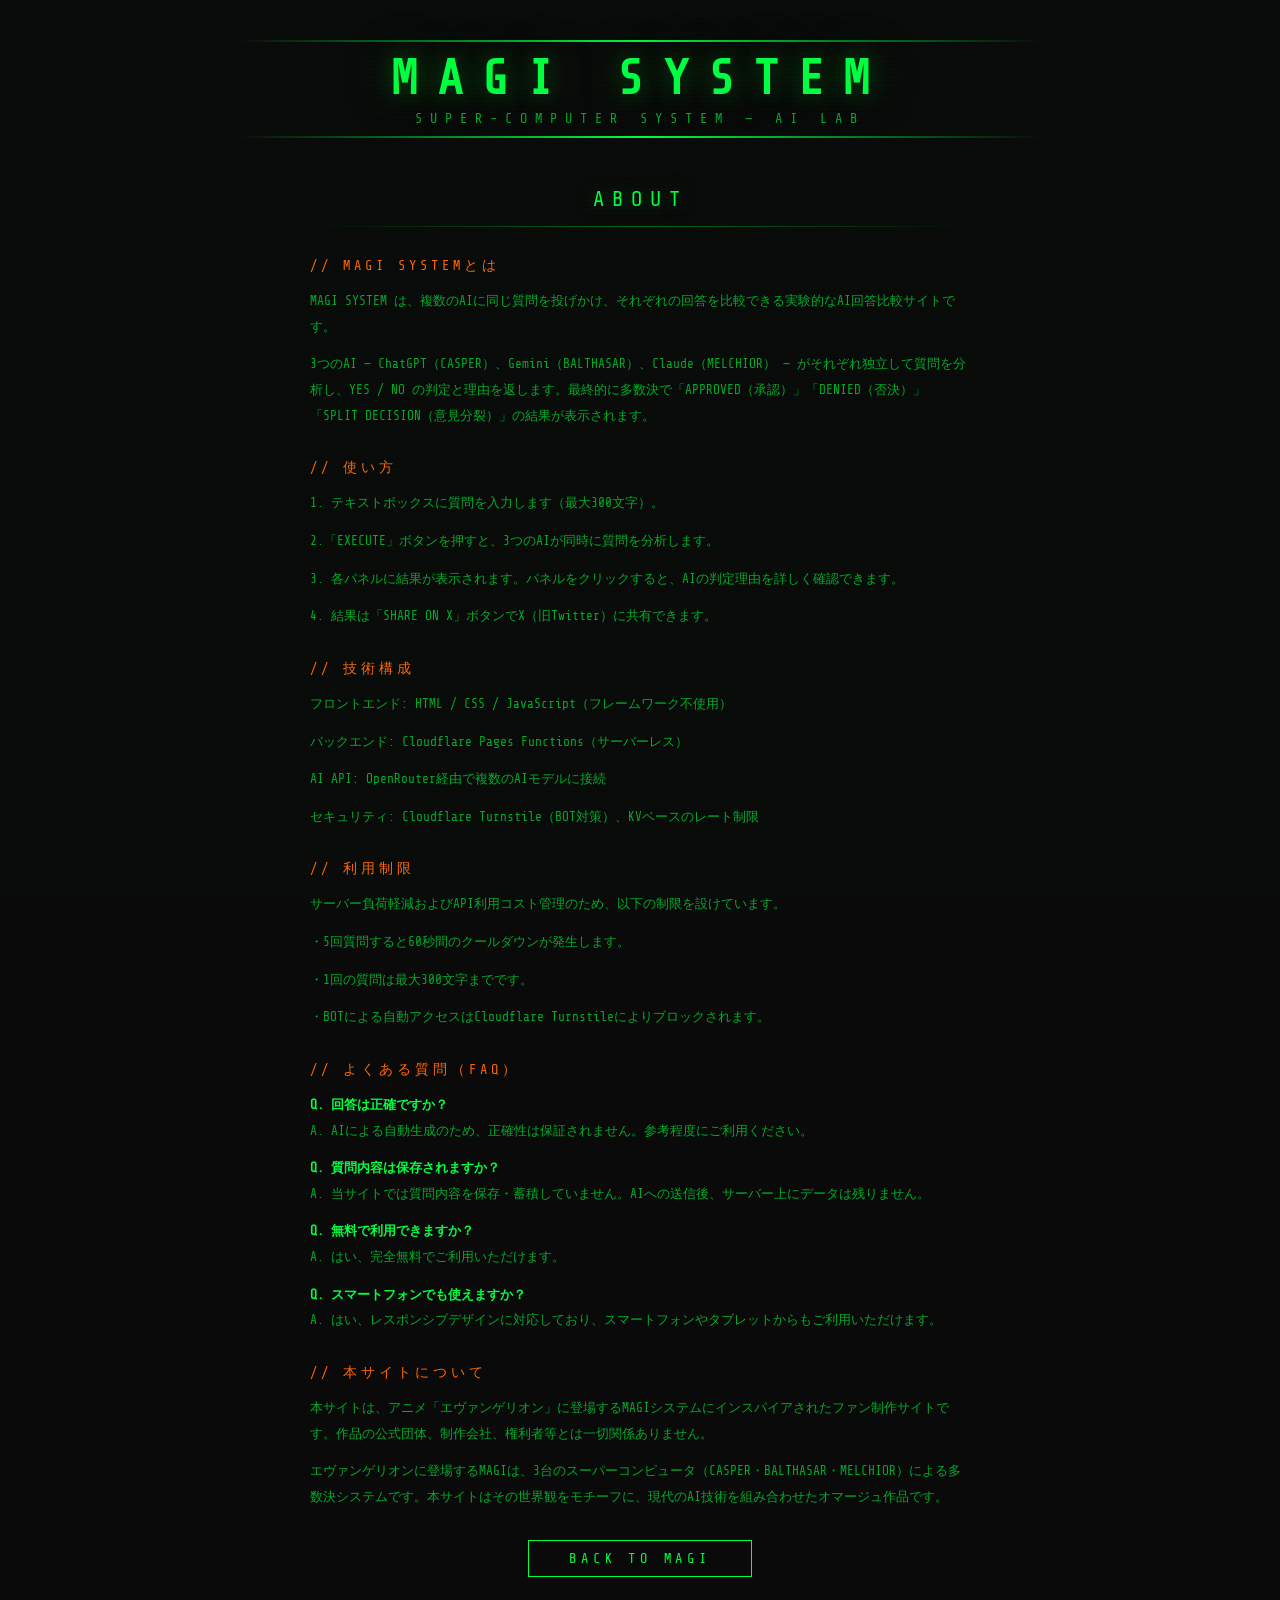
<file: public/about.html>
<!DOCTYPE html>
<html lang="ja">
<head>
  <meta charset="UTF-8">
  <meta name="viewport" content="width=device-width, initial-scale=1.0">
  <title>ABOUT - MAGI SYSTEM</title>
  <link rel="stylesheet" href="style.css">
  <style>
    .legal-container {
      max-width: 700px;
      margin: 0 auto;
      padding: 20px 20px 60px;
    }
    .legal-title {
      font-size: 1.3rem;
      letter-spacing: 0.5rem;
      color: var(--green-primary);
      text-align: center;
      text-shadow: 0 0 15px var(--green-dim);
      margin-bottom: 10px;
    }
    .legal-divider {
      height: 1px;
      background: linear-gradient(90deg, transparent, var(--green-primary), transparent);
      margin: 15px 0;
      opacity: 0.4;
    }
    .legal-body {
      font-size: 0.8rem;
      line-height: 2;
      color: var(--text-dim);
    }
    .legal-body p {
      margin-bottom: 12px;
    }
    .legal-body p strong {
      color: var(--green-primary);
    }
    .legal-section-title {
      font-size: 0.85rem;
      letter-spacing: 0.25rem;
      color: var(--orange);
      margin: 25px 0 10px;
    }
    .legal-back {
      display: block;
      margin: 30px auto 0;
      background: none;
      border: 1px solid var(--green-primary);
      color: var(--green-primary);
      font-family: inherit;
      font-size: 0.85rem;
      letter-spacing: 0.3rem;
      padding: 10px 40px;
      cursor: pointer;
      transition: all 0.3s;
      text-decoration: none;
      text-align: center;
      width: fit-content;
    }
    .legal-back:hover {
      background: var(--green-primary);
      color: var(--bg-primary);
      box-shadow: 0 0 20px var(--green-dim);
    }
  </style>
</head>
<body>

  <div class="scanline"></div>

  <header>
    <div class="header-line"></div>
    <h1>MAGI SYSTEM</h1>
    <p class="subtitle">SUPER-COMPUTER SYSTEM &mdash; AI LAB</p>
    <div class="header-line"></div>
  </header>

  <div class="legal-container">
    <div class="legal-title">ABOUT</div>
    <div class="legal-divider"></div>

    <div class="legal-body">
      <div class="legal-section-title">// MAGI SYSTEMとは</div>
      <p>MAGI SYSTEM は、複数のAIに同じ質問を投げかけ、それぞれの回答を比較できる実験的なAI回答比較サイトです。</p>
      <p>3つのAI — ChatGPT（CASPER）、Gemini（BALTHASAR）、Claude（MELCHIOR） — がそれぞれ独立して質問を分析し、YES / NO の判定と理由を返します。最終的に多数決で「APPROVED（承認）」「DENIED（否決）」「SPLIT DECISION（意見分裂）」の結果が表示されます。</p>

      <div class="legal-section-title">// 使い方</div>
      <p>1. テキストボックスに質問を入力します（最大300文字）。</p>
      <p>2.「EXECUTE」ボタンを押すと、3つのAIが同時に質問を分析します。</p>
      <p>3. 各パネルに結果が表示されます。パネルをクリックすると、AIの判定理由を詳しく確認できます。</p>
      <p>4. 結果は「SHARE ON X」ボタンでX（旧Twitter）に共有できます。</p>

      <div class="legal-section-title">// 技術構成</div>
      <p>フロントエンド: HTML / CSS / JavaScript（フレームワーク不使用）</p>
      <p>バックエンド: Cloudflare Pages Functions（サーバーレス）</p>
      <p>AI API: OpenRouter経由で複数のAIモデルに接続</p>
      <p>セキュリティ: Cloudflare Turnstile（BOT対策）、KVベースのレート制限</p>

      <div class="legal-section-title">// 利用制限</div>
      <p>サーバー負荷軽減およびAPI利用コスト管理のため、以下の制限を設けています。</p>
      <p>・5回質問すると60秒間のクールダウンが発生します。</p>
      <p>・1回の質問は最大300文字までです。</p>
      <p>・BOTによる自動アクセスはCloudflare Turnstileによりブロックされます。</p>

      <div class="legal-section-title">// よくある質問（FAQ）</div>
      <p><strong>Q. 回答は正確ですか？</strong><br>
      A. AIによる自動生成のため、正確性は保証されません。参考程度にご利用ください。</p>
      <p><strong>Q. 質問内容は保存されますか？</strong><br>
      A. 当サイトでは質問内容を保存・蓄積していません。AIへの送信後、サーバー上にデータは残りません。</p>
      <p><strong>Q. 無料で利用できますか？</strong><br>
      A. はい、完全無料でご利用いただけます。</p>
      <p><strong>Q. スマートフォンでも使えますか？</strong><br>
      A. はい、レスポンシブデザインに対応しており、スマートフォンやタブレットからもご利用いただけます。</p>

      <div class="legal-section-title">// 本サイトについて</div>
      <p>本サイトは、アニメ「エヴァンゲリオン」に登場するMAGIシステムにインスパイアされたファン制作サイトです。作品の公式団体、制作会社、権利者等とは一切関係ありません。</p>
      <p>エヴァンゲリオンに登場するMAGIは、3台のスーパーコンピュータ（CASPER・BALTHASAR・MELCHIOR）による多数決システムです。本サイトはその世界観をモチーフに、現代のAI技術を組み合わせたオマージュ作品です。</p>

    </div>

    <a href="/?back" class="legal-back">BACK TO MAGI</a>
  </div>

</body>
</html>
</file>
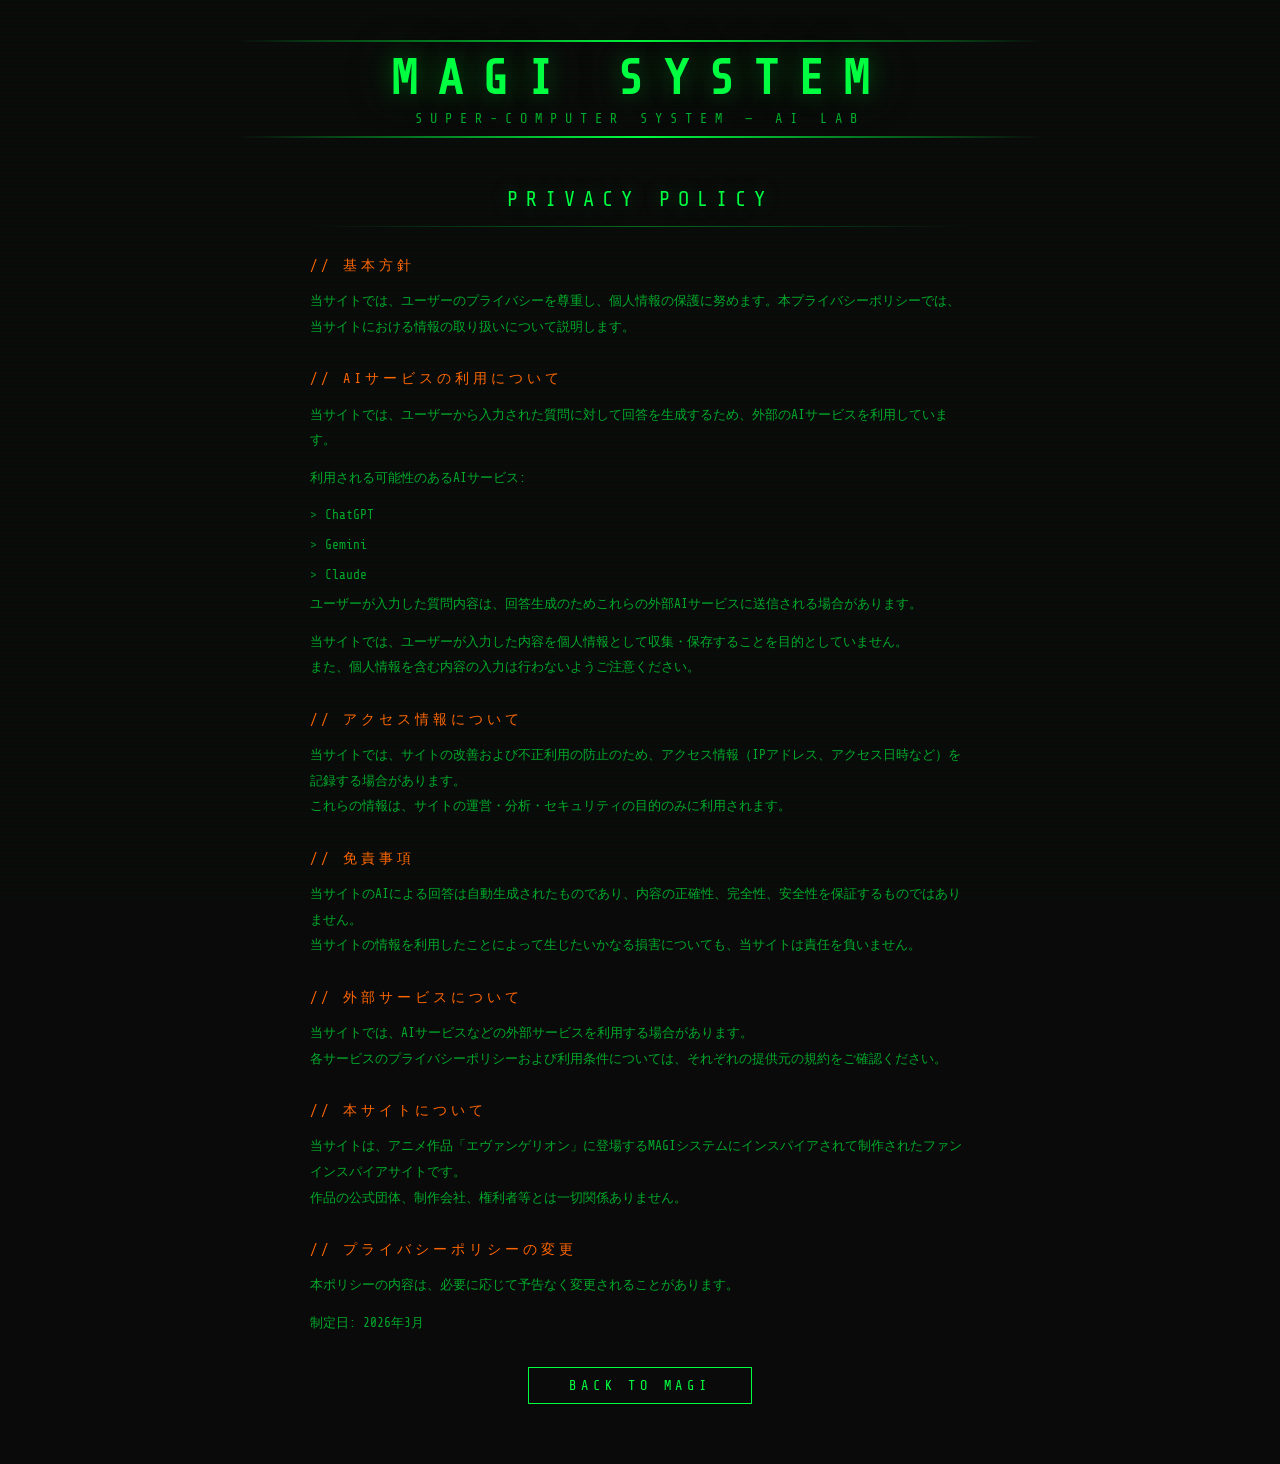
<file: public/privacypolicy.html>
<!DOCTYPE html>
<html lang="ja">
<head>
  <meta charset="UTF-8">
  <meta name="viewport" content="width=device-width, initial-scale=1.0">
  <title>PRIVACY POLICY - MAGI SYSTEM</title>
  <link rel="stylesheet" href="style.css">
  <style>
    .legal-container {
      max-width: 700px;
      margin: 0 auto;
      padding: 20px 20px 60px;
    }
    .legal-title {
      font-size: 1.3rem;
      letter-spacing: 0.5rem;
      color: var(--green-primary);
      text-align: center;
      text-shadow: 0 0 15px var(--green-dim);
      margin-bottom: 10px;
    }
    .legal-divider {
      height: 1px;
      background: linear-gradient(90deg, transparent, var(--green-primary), transparent);
      margin: 15px 0;
      opacity: 0.4;
    }
    .legal-body {
      font-size: 0.8rem;
      line-height: 2;
      color: var(--text-dim);
    }
    .legal-body p {
      margin-bottom: 12px;
    }
    .legal-section-title {
      font-size: 0.85rem;
      letter-spacing: 0.25rem;
      color: var(--orange);
      margin: 25px 0 10px;
    }
    .legal-body ul {
      list-style: none;
      padding: 0;
    }
    .legal-body ul li {
      padding-left: 15px;
      position: relative;
      margin-bottom: 4px;
    }
    .legal-body ul li::before {
      content: '>';
      position: absolute;
      left: 0;
      color: var(--green-primary);
      opacity: 0.5;
    }
    .legal-back {
      display: block;
      margin: 30px auto 0;
      background: none;
      border: 1px solid var(--green-primary);
      color: var(--green-primary);
      font-family: inherit;
      font-size: 0.85rem;
      letter-spacing: 0.3rem;
      padding: 10px 40px;
      cursor: pointer;
      transition: all 0.3s;
      text-decoration: none;
      text-align: center;
      width: fit-content;
    }
    .legal-back:hover {
      background: var(--green-primary);
      color: var(--bg-primary);
      box-shadow: 0 0 20px var(--green-dim);
    }
  </style>
</head>
<body>

  <div class="scanline"></div>

  <header>
    <div class="header-line"></div>
    <h1>MAGI SYSTEM</h1>
    <p class="subtitle">SUPER-COMPUTER SYSTEM &mdash; AI LAB</p>
    <div class="header-line"></div>
  </header>

  <div class="legal-container">
    <div class="legal-title">PRIVACY POLICY</div>
    <div class="legal-divider"></div>

    <div class="legal-body">
      <div class="legal-section-title">// 基本方針</div>
      <p>当サイトでは、ユーザーのプライバシーを尊重し、個人情報の保護に努めます。本プライバシーポリシーでは、当サイトにおける情報の取り扱いについて説明します。</p>

      <div class="legal-section-title">// AIサービスの利用について</div>
      <p>当サイトでは、ユーザーから入力された質問に対して回答を生成するため、外部のAIサービスを利用しています。</p>
      <p>利用される可能性のあるAIサービス:</p>
      <ul>
        <li>ChatGPT</li>
        <li>Gemini</li>
        <li>Claude</li>
      </ul>
      <p>ユーザーが入力した質問内容は、回答生成のためこれらの外部AIサービスに送信される場合があります。</p>
      <p>当サイトでは、ユーザーが入力した内容を個人情報として収集・保存することを目的としていません。<br>
      また、個人情報を含む内容の入力は行わないようご注意ください。</p>

      <div class="legal-section-title">// アクセス情報について</div>
      <p>当サイトでは、サイトの改善および不正利用の防止のため、アクセス情報（IPアドレス、アクセス日時など）を記録する場合があります。<br>
      これらの情報は、サイトの運営・分析・セキュリティの目的のみに利用されます。</p>

      <div class="legal-section-title">// 免責事項</div>
      <p>当サイトのAIによる回答は自動生成されたものであり、内容の正確性、完全性、安全性を保証するものではありません。<br>
      当サイトの情報を利用したことによって生じたいかなる損害についても、当サイトは責任を負いません。</p>

      <div class="legal-section-title">// 外部サービスについて</div>
      <p>当サイトでは、AIサービスなどの外部サービスを利用する場合があります。<br>
      各サービスのプライバシーポリシーおよび利用条件については、それぞれの提供元の規約をご確認ください。</p>

      <div class="legal-section-title">// 本サイトについて</div>
      <p>当サイトは、アニメ作品「エヴァンゲリオン」に登場するMAGIシステムにインスパイアされて制作されたファンインスパイアサイトです。<br>
      作品の公式団体、制作会社、権利者等とは一切関係ありません。</p>

      <div class="legal-section-title">// プライバシーポリシーの変更</div>
      <p>本ポリシーの内容は、必要に応じて予告なく変更されることがあります。</p>
      <p>制定日: 2026年3月</p>
    </div>

    <a href="/?back" class="legal-back">BACK TO MAGI</a>
  </div>

</body>
</html>
</file>
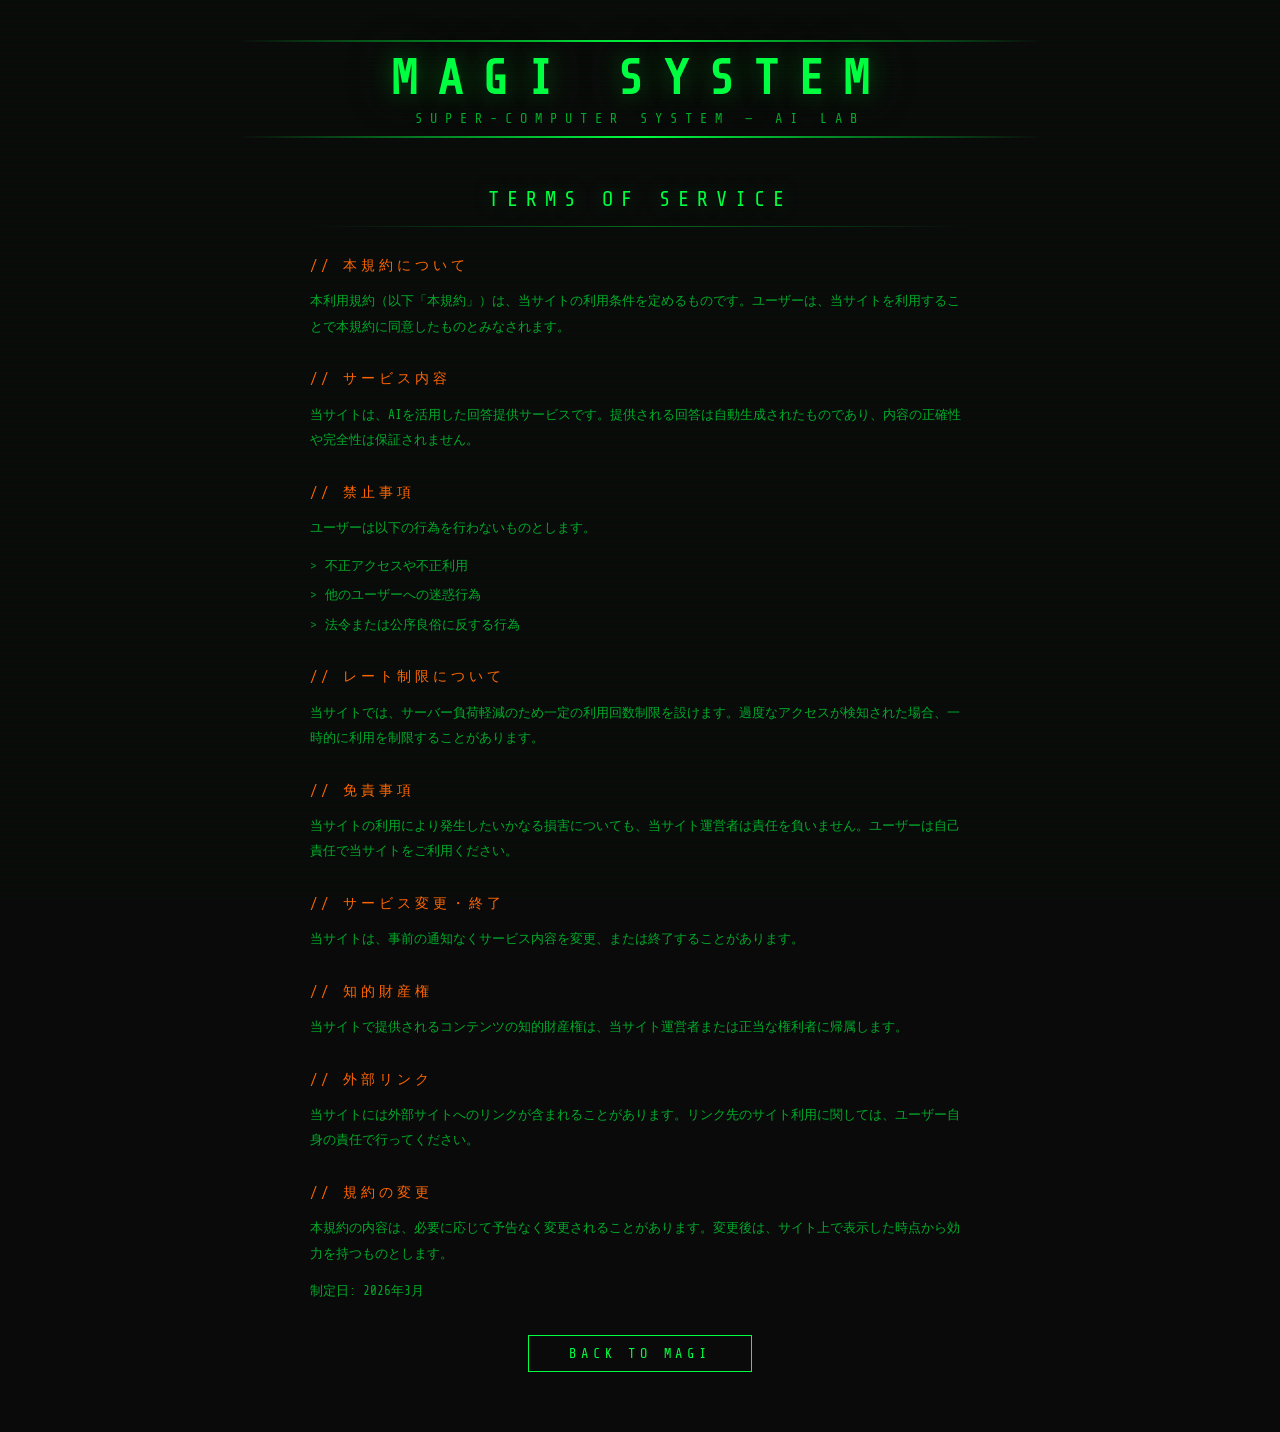
<file: public/terms.html>
<!DOCTYPE html>
<html lang="ja">
<head>
  <meta charset="UTF-8">
  <meta name="viewport" content="width=device-width, initial-scale=1.0">
  <title>TERMS OF SERVICE - MAGI SYSTEM</title>
  <link rel="stylesheet" href="style.css">
  <style>
    .legal-container {
      max-width: 700px;
      margin: 0 auto;
      padding: 20px 20px 60px;
    }
    .legal-title {
      font-size: 1.3rem;
      letter-spacing: 0.5rem;
      color: var(--green-primary);
      text-align: center;
      text-shadow: 0 0 15px var(--green-dim);
      margin-bottom: 10px;
    }
    .legal-divider {
      height: 1px;
      background: linear-gradient(90deg, transparent, var(--green-primary), transparent);
      margin: 15px 0;
      opacity: 0.4;
    }
    .legal-body {
      font-size: 0.8rem;
      line-height: 2;
      color: var(--text-dim);
    }
    .legal-body p {
      margin-bottom: 12px;
    }
    .legal-section-title {
      font-size: 0.85rem;
      letter-spacing: 0.25rem;
      color: var(--orange);
      margin: 25px 0 10px;
    }
    .legal-body ul {
      list-style: none;
      padding: 0;
    }
    .legal-body ul li {
      padding-left: 15px;
      position: relative;
      margin-bottom: 4px;
    }
    .legal-body ul li::before {
      content: '>';
      position: absolute;
      left: 0;
      color: var(--green-primary);
      opacity: 0.5;
    }
    .legal-back {
      display: block;
      margin: 30px auto 0;
      background: none;
      border: 1px solid var(--green-primary);
      color: var(--green-primary);
      font-family: inherit;
      font-size: 0.85rem;
      letter-spacing: 0.3rem;
      padding: 10px 40px;
      cursor: pointer;
      transition: all 0.3s;
      text-decoration: none;
      text-align: center;
      width: fit-content;
    }
    .legal-back:hover {
      background: var(--green-primary);
      color: var(--bg-primary);
      box-shadow: 0 0 20px var(--green-dim);
    }
  </style>
</head>
<body>

  <div class="scanline"></div>

  <header>
    <div class="header-line"></div>
    <h1>MAGI SYSTEM</h1>
    <p class="subtitle">SUPER-COMPUTER SYSTEM &mdash; AI LAB</p>
    <div class="header-line"></div>
  </header>

  <div class="legal-container">
    <div class="legal-title">TERMS OF SERVICE</div>
    <div class="legal-divider"></div>

    <div class="legal-body">
      <div class="legal-section-title">// 本規約について</div>
      <p>本利用規約（以下「本規約」）は、当サイトの利用条件を定めるものです。ユーザーは、当サイトを利用することで本規約に同意したものとみなされます。</p>

      <div class="legal-section-title">// サービス内容</div>
      <p>当サイトは、AIを活用した回答提供サービスです。提供される回答は自動生成されたものであり、内容の正確性や完全性は保証されません。</p>

      <div class="legal-section-title">// 禁止事項</div>
      <p>ユーザーは以下の行為を行わないものとします。</p>
      <ul>
        <li>不正アクセスや不正利用</li>
        <li>他のユーザーへの迷惑行為</li>
        <li>法令または公序良俗に反する行為</li>
      </ul>

      <div class="legal-section-title">// レート制限について</div>
      <p>当サイトでは、サーバー負荷軽減のため一定の利用回数制限を設けます。過度なアクセスが検知された場合、一時的に利用を制限することがあります。</p>

      <div class="legal-section-title">// 免責事項</div>
      <p>当サイトの利用により発生したいかなる損害についても、当サイト運営者は責任を負いません。ユーザーは自己責任で当サイトをご利用ください。</p>

      <div class="legal-section-title">// サービス変更・終了</div>
      <p>当サイトは、事前の通知なくサービス内容を変更、または終了することがあります。</p>

      <div class="legal-section-title">// 知的財産権</div>
      <p>当サイトで提供されるコンテンツの知的財産権は、当サイト運営者または正当な権利者に帰属します。</p>

      <div class="legal-section-title">// 外部リンク</div>
      <p>当サイトには外部サイトへのリンクが含まれることがあります。リンク先のサイト利用に関しては、ユーザー自身の責任で行ってください。</p>

      <div class="legal-section-title">// 規約の変更</div>
      <p>本規約の内容は、必要に応じて予告なく変更されることがあります。変更後は、サイト上で表示した時点から効力を持つものとします。</p>

      <p>制定日: 2026年3月</p>
    </div>

    <a href="/?back" class="legal-back">BACK TO MAGI</a>
  </div>

</body>
</html>
</file>
<file: public/style.css>
@import url('https://fonts.googleapis.com/css2?family=Share+Tech+Mono&display=swap');

* {
  margin: 0;
  padding: 0;
  box-sizing: border-box;
}

:root {
  --bg-primary: #0a0a0a;
  --bg-secondary: #111411;
  --green-primary: #00ff41;
  --green-dim: #00802080;
  --green-dark: #003300;
  --orange: #ff6600;
  --blue-yes: #00aaff;
  --red-no: #ff2200;
  --text-primary: #00ff41;
  --text-dim: #00aa2a;
  --border-color: #00ff4140;
}

body {
  background: var(--bg-primary);
  color: var(--text-primary);
  font-family: 'Share Tech Mono', 'Courier New', monospace;
  min-height: 100vh;
  overflow-x: hidden;
  position: relative;
}

/* CRT scanline effect */
.scanline {
  position: fixed;
  top: 0;
  left: 0;
  width: 100%;
  height: 100%;
  pointer-events: none;
  z-index: 9999;
  background: repeating-linear-gradient(
    0deg,
    transparent,
    transparent 2px,
    rgba(0, 255, 65, 0.015) 2px,
    rgba(0, 255, 65, 0.015) 4px
  );
}

/* Header */
header {
  text-align: center;
  padding: 30px 20px 20px;
}

.header-line {
  height: 2px;
  background: linear-gradient(90deg, transparent, var(--green-primary), transparent);
  margin: 10px auto;
  max-width: 800px;
}

h1 {
  font-size: 3rem;
  letter-spacing: 1.2rem;
  color: var(--green-primary);
  text-shadow: 0 0 20px var(--green-dim), 0 0 40px var(--green-dark);
  animation: flicker 4s infinite alternate;
}

.subtitle {
  font-size: 0.85rem;
  letter-spacing: 0.5rem;
  color: var(--text-dim);
  margin-top: 5px;
}

@keyframes flicker {
  0%, 95%, 100% { opacity: 1; }
  96% { opacity: 0.8; }
  97% { opacity: 1; }
  98% { opacity: 0.9; }
}

/* Main Layout */
.main-layout {
  max-width: 1620px;
  margin: 0 auto;
  padding: 0 20px;
  display: flex;
  justify-content: center;
  align-items: stretch;
  gap: 20px;
}

main {
  padding: 20px 0 0;
  flex: 1;
  max-width: 900px;
  min-width: 0;
  display: flex;
  flex-direction: column;
}

/* Side ads */
.side-ad {
  width: 320px;
  flex-shrink: 0;
  margin-top: 20px;
  margin-bottom: 0;
  border: 1px solid var(--border-color);
  background: var(--bg-secondary);
  overflow: visible;
  display: flex;
  flex-direction: column;
}

.side-ad-header {
  background: linear-gradient(180deg, rgba(0, 255, 65, 0.08), transparent);
  border-bottom: 1px solid var(--border-color);
  padding: 8px 10px;
  position: relative;
}

.side-ad-header::before {
  content: '';
  position: absolute;
  top: 0;
  left: 0;
  right: 0;
  height: 2px;
  background: var(--green-primary);
  opacity: 0.4;
}

.side-ad-header .ad-tag {
  font-size: 0.5rem;
  letter-spacing: 0.2rem;
  color: var(--orange);
  display: flex;
  justify-content: space-between;
  align-items: center;
}

.side-ad-header .ad-tag-id {
  font-size: 0.45rem;
  color: var(--text-dim);
  opacity: 0.5;
}

.side-ad-status {
  padding: 4px 10px;
  border-bottom: 1px solid var(--border-color);
  display: flex;
  align-items: center;
  gap: 5px;
}

.side-ad-status .status-dot {
  width: 4px;
  height: 4px;
  border-radius: 50%;
  background: var(--green-primary);
  animation: status-blink 2s ease-in-out infinite;
}

@keyframes status-blink {
  0%, 100% { opacity: 1; }
  50% { opacity: 0.3; }
}

.side-ad-status .status-text {
  font-size: 0.4rem;
  letter-spacing: 0.1rem;
  color: var(--text-dim);
  opacity: 0.5;
}

.side-ad .ad-frame {
  padding: 10px 0;
  display: block;
  text-align: center;
  min-width: 300px;
  min-height: 250px;
}

.side-ad-divider {
  height: 1px;
  background: linear-gradient(90deg, transparent, var(--border-color), transparent);
  margin: 0 10px;
}

.side-ad-spacer {
  flex: 1;
  border-top: 1px solid var(--border-color);
  position: relative;
  min-height: 30px;
  overflow: hidden;
}

.side-ad-spacer::before {
  content: '// SYSTEM LOG\A> init module...\A> connection OK\A> stream active\A> monitoring\A> ──────────\A> uptime: 99.7%\A> latency: 12ms\A> packets: OK\A> ──────────\A> awaiting data';
  white-space: pre;
  position: absolute;
  top: 6px;
  left: 8px;
  right: 8px;
  font-size: 0.35rem;
  line-height: 1.6;
  color: var(--text-dim);
  opacity: 0.15;
  letter-spacing: 0.05rem;
}

.side-ad-footer {
  border-top: 1px solid var(--border-color);
  padding: 6px 10px;
  background: linear-gradient(0deg, rgba(0, 255, 65, 0.05), transparent);
  margin-top: auto;
}

.side-ad-meter {
  height: 3px;
  background: var(--bg-primary);
  border: 1px solid var(--border-color);
  margin-bottom: 4px;
  overflow: hidden;
}

.side-ad-meter-fill {
  height: 100%;
  background: var(--green-primary);
  opacity: 0.4;
  animation: meter-sweep 8s linear infinite;
}

.side-ad-left .side-ad-meter-fill {
  animation-duration: 8s;
}

.side-ad-right .side-ad-meter-fill {
  animation-duration: 12s;
  animation-delay: -3s;
}

@keyframes meter-sweep {
  0% { width: 15%; }
  25% { width: 65%; }
  50% { width: 40%; }
  75% { width: 80%; }
  100% { width: 15%; }
}

.side-ad-stats {
  display: flex;
  justify-content: space-between;
  font-size: 0.4rem;
  color: var(--text-dim);
  opacity: 0.4;
  letter-spacing: 0.05rem;
}

.side-ad-bottom-tag {
  text-align: center;
  padding: 5px;
  border-top: 1px solid var(--border-color);
  font-size: 0.35rem;
  letter-spacing: 0.15rem;
  color: var(--text-dim);
  opacity: 0.25;
}

/* Input Section */
.input-section {
  margin-bottom: 30px;
}

.input-label {
  font-size: 0.75rem;
  letter-spacing: 0.3rem;
  color: var(--orange);
  margin-bottom: 8px;
}

.input-wrapper {
  display: flex;
  gap: 12px;
  align-items: stretch;
}

textarea {
  flex: 1;
  background: var(--bg-secondary);
  border: 1px solid var(--border-color);
  color: var(--green-primary);
  font-family: inherit;
  font-size: 1rem;
  padding: 12px;
  resize: none;
  outline: none;
  transition: border-color 0.3s;
}

textarea:focus {
  border-color: var(--green-primary);
  box-shadow: 0 0 10px var(--green-dark);
}

textarea::placeholder {
  color: var(--text-dim);
  opacity: 0.5;
}

button#submit {
  background: var(--green-dark);
  border: 1px solid var(--green-primary);
  color: var(--green-primary);
  font-family: inherit;
  font-size: 1rem;
  letter-spacing: 0.2rem;
  padding: 12px 30px;
  cursor: pointer;
  transition: all 0.3s;
  text-transform: uppercase;
}

button#submit:hover {
  background: var(--green-primary);
  color: var(--bg-primary);
  box-shadow: 0 0 20px var(--green-dim);
}

button#submit:disabled {
  opacity: 0.3;
  cursor: not-allowed;
}

/* MAGI Panels */
.magi-panels {
  display: grid;
  grid-template-columns: repeat(3, 1fr);
  gap: 20px;
  margin-bottom: 20px;
}

.magi-panel {
  background: var(--bg-secondary);
  border: 1px solid var(--border-color);
  padding: 25px 20px;
  text-align: center;
  cursor: pointer;
  transition: all 0.3s;
  position: relative;
  overflow: hidden;
}

.magi-panel::before {
  content: '';
  position: absolute;
  top: 0;
  left: 0;
  right: 0;
  height: 3px;
  background: var(--green-primary);
  opacity: 0.5;
}

.magi-panel:hover {
  border-color: var(--green-primary);
  box-shadow: 0 0 15px var(--green-dark);
}

.magi-panel.yes {
  border-color: var(--blue-yes);
  box-shadow: 0 0 20px rgba(0, 170, 255, 0.2);
}

.magi-panel.yes::before {
  background: var(--blue-yes);
  opacity: 1;
}

.magi-panel.no {
  border-color: var(--red-no);
  box-shadow: 0 0 20px rgba(255, 34, 0, 0.2);
}

.magi-panel.no::before {
  background: var(--red-no);
  opacity: 1;
}

.magi-panel.analyzing {
  animation: analyzing-pulse 1s ease-in-out infinite;
}

@keyframes analyzing-pulse {
  0%, 100% { border-color: var(--border-color); box-shadow: none; }
  50% { border-color: var(--orange); box-shadow: 0 0 15px rgba(255, 102, 0, 0.2); }
}

.panel-header {
  display: flex;
  justify-content: space-between;
  align-items: center;
  margin-bottom: 10px;
}

.panel-number {
  font-size: 0.7rem;
  color: var(--text-dim);
}

.panel-name {
  font-size: 1.1rem;
  letter-spacing: 0.3rem;
  color: var(--orange);
}

.panel-ai {
  font-size: 0.75rem;
  color: var(--text-dim);
  margin-bottom: 15px;
  letter-spacing: 0.15rem;
}

.panel-status {
  font-size: 0.7rem;
  letter-spacing: 0.2rem;
  color: var(--text-dim);
  margin-bottom: 10px;
}

.panel-judgment {
  font-size: 3.5rem;
  font-weight: bold;
  letter-spacing: 0.5rem;
  min-height: 70px;
  display: flex;
  align-items: center;
  justify-content: center;
  transition: all 0.3s;
}

.magi-panel.yes .panel-judgment {
  color: var(--blue-yes);
  text-shadow: 0 0 20px rgba(0, 170, 255, 0.5);
}

.magi-panel.no .panel-judgment {
  color: var(--red-no);
  text-shadow: 0 0 20px rgba(255, 34, 0, 0.5);
}

.magi-panel.error .panel-judgment {
  color: var(--orange);
  font-size: 1.5rem;
}

/* Result bar */
.result-bar {
  text-align: center;
  padding: 15px;
  border: 1px solid var(--border-color);
  background: var(--bg-secondary);
  letter-spacing: 0.3rem;
  font-size: 0.85rem;
  color: var(--text-dim);
  min-height: 50px;
  display: flex;
  align-items: center;
  justify-content: center;
}

.result-bar.approved {
  border-color: var(--blue-yes);
  color: var(--blue-yes);
}

.result-bar.denied {
  border-color: var(--red-no);
  color: var(--red-no);
}

.result-bar.split {
  border-color: var(--orange);
  color: var(--orange);
}

/* Share button */
.share-btn {
  display: flex;
  align-items: center;
  justify-content: center;
  width: 100%;
  margin-top: 8px;
  background: rgba(255, 200, 0, 0.05);
  border: 1px solid #ffcc00;
  color: #ffcc00;
  font-family: inherit;
  font-size: 0.85rem;
  letter-spacing: 0.3rem;
  padding: 15px;
  min-height: 50px;
  cursor: pointer;
  transition: all 0.3s;
}

.share-btn:disabled {
  opacity: 0.25;
  cursor: not-allowed;
  background: none;
  border-color: var(--border-color);
  color: var(--text-dim);
}

.share-btn:not(:disabled):hover {
  background: rgba(255, 200, 0, 0.12);
  border-color: #ffdd44;
  color: #ffdd44;
  box-shadow: 0 0 20px rgba(255, 200, 0, 0.2);
}

/* SYS:// line positioned as spacer between share btn and bottom elements */
.main-spacer-line {
  flex: 1;
  display: flex;
  align-items: center;
  margin: 0;
  padding: 4px 20px;
  min-height: 20px;
  max-width: 100%;
  width: 100%;
}

/* System status decoration */
.sys-deco {
  margin-top: 8px;
  border: 1px solid var(--border-color);
  background: var(--bg-secondary);
  padding: 12px 20px;
}

.sys-deco-row {
  display: flex;
  align-items: center;
  gap: 12px;
  margin-bottom: 6px;
}

.sys-deco-row:last-child {
  margin-bottom: 0;
}

.sys-deco-label {
  font-size: 0.5rem;
  letter-spacing: 0.15rem;
  color: var(--text-dim);
  opacity: 0.6;
  width: 90px;
  flex-shrink: 0;
}

.sys-deco-bar {
  flex: 1;
  height: 8px;
  background: rgba(0, 255, 65, 0.05);
  border: 1px solid var(--border-color);
  overflow: hidden;
  position: relative;
}

.sys-deco-bar-fill {
  height: 100%;
  background: var(--green-primary);
  opacity: 0.9;
  box-shadow: 0 0 8px var(--green-primary);
}

/* SYS INTEGRITY — JS controls width, CSS just styles */
.sys-deco-bar-integrity {
  width: 87%;
  opacity: 0.9;
  box-shadow: 0 0 8px var(--green-primary);
  transition: width 1.5s ease-in-out;
}

/* NETWORK I/O — full bright bar (ACTIVE state) */
.sys-deco-bar-active {
  width: 100%;
  opacity: 0.9;
  box-shadow: 0 0 10px var(--green-primary), 0 0 4px var(--green-dim);
  animation: network-glow 2s ease-in-out infinite;
}

@keyframes network-glow {
  0%, 100% { opacity: 0.7; }
  50% { opacity: 1; }
}

/* AI MODULES segmented bar */
.sys-deco-bar-segmented {
  border: none;
  background: none;
}

.sys-deco-bar-segments {
  height: 100%;
  display: flex;
  gap: 5px;
  width: 100%;
}

.sys-deco-bar-segment {
  flex: 1;
  height: 100%;
  border: 1px solid var(--border-color);
  background: rgba(0, 255, 65, 0.05);
  position: relative;
  overflow: hidden;
}

.sys-deco-bar-segment::after {
  content: '';
  position: absolute;
  top: 0;
  left: 0;
  width: 100%;
  height: 100%;
  background: var(--green-primary);
  opacity: 0.85;
}

.sys-deco-val {
  font-size: 0.5rem;
  letter-spacing: 0.1rem;
  color: var(--green-primary);
  opacity: 0.6;
  width: 50px;
  text-align: right;
  flex-shrink: 0;
}

/* Capture question display (for screenshot) */
.capture-question {
  font-size: 0.85rem;
  color: var(--green-primary);
  padding: 10px 12px;
  border: 1px solid var(--border-color);
  background: var(--bg-secondary);
  margin-bottom: 12px;
  white-space: pre-wrap;
  line-height: 1.6;
}

/* Share modal */
.share-modal-content {
  max-width: 500px;
  max-height: 90vh;
  overflow-y: auto;
}

.share-preview {
  margin: 15px 0;
  text-align: center;
}

.share-preview img {
  max-width: 85%;
  border: 1px solid var(--border-color);
}

.share-text-label {
  font-size: 0.65rem;
  letter-spacing: 0.2rem;
  color: var(--orange);
  margin-bottom: 6px;
}

.share-text-preview {
  font-size: 0.75rem;
  line-height: 1.8;
  color: var(--text-dim);
  padding: 12px;
  border: 1px solid var(--border-color);
  background: var(--bg-primary);
  white-space: pre-wrap;
  margin-bottom: 20px;
  max-height: 120px;
  overflow-y: auto;
}

.share-hint {
  font-size: 0.65rem;
  color: var(--text-dim);
  opacity: 0.7;
  margin-bottom: 10px;
  letter-spacing: 0.05rem;
}

.share-modal-buttons {
  display: flex;
  gap: 12px;
  margin-bottom: 15px;
}

.share-modal-btn {
  flex: 1;
  background: none;
  border: 2px solid var(--border-color);
  color: var(--text-dim);
  font-family: inherit;
  font-size: 0.75rem;
  letter-spacing: 0.15rem;
  padding: 10px;
  cursor: pointer;
  transition: all 0.3s;
}

.share-modal-btn:hover {
  border-color: var(--green-primary);
  color: var(--green-primary);
  box-shadow: 0 0 10px var(--green-dark);
}

.share-modal-btn.success {
  border-color: var(--green-primary);
  color: var(--green-primary);
}

.share-modal-btn-primary {
  border-color: #ffcc00;
  color: #ffcc00;
}

.share-modal-btn-primary:hover {
  border-color: #ffdd44;
  color: #ffdd44;
  background: rgba(255, 200, 0, 0.12);
  box-shadow: 0 0 10px rgba(255, 200, 0, 0.2);
}

/* Modal */
.modal-overlay {
  display: none;
  position: fixed;
  top: 0;
  left: 0;
  width: 100%;
  height: 100%;
  background: rgba(0, 0, 0, 0.85);
  z-index: 1000;
  align-items: center;
  justify-content: center;
}

.modal-overlay.active {
  display: flex;
}

.modal-content {
  background: var(--bg-secondary);
  border: 1px solid var(--green-primary);
  max-width: 600px;
  width: 90%;
  padding: 30px;
  box-shadow: 0 0 30px var(--green-dark);
}

.modal-header {
  font-size: 1.2rem;
  letter-spacing: 0.3rem;
  color: var(--orange);
  border-bottom: 1px solid var(--border-color);
  padding-bottom: 15px;
  margin-bottom: 20px;
}

.modal-body {
  font-size: 0.9rem;
  line-height: 1.8;
  color: var(--text-primary);
  margin-bottom: 25px;
  white-space: pre-wrap;
}

.modal-close {
  background: none;
  border: 1px solid var(--green-primary);
  color: var(--green-primary);
  font-family: inherit;
  font-size: 0.85rem;
  letter-spacing: 0.2rem;
  padding: 8px 25px;
  cursor: pointer;
  transition: all 0.3s;
}

.modal-close:hover {
  background: var(--green-primary);
  color: var(--bg-primary);
}

/* Footer */
footer {
  text-align: center;
  padding: 30px 20px;
}

.footer-upper {
  font-size: 0.6rem;
  letter-spacing: 0.15rem;
  color: var(--text-dim);
  opacity: 0.5;
}

.footer-main {
  margin-bottom: 4px;
}

.footer-disclaimer {
  font-size: 0.5rem;
  opacity: 0.4;
  letter-spacing: 0.2rem;
}

.footer-fan-notice {
  font-size: 0.5rem;
  letter-spacing: 0.2rem;
  color: var(--green-primary);
}

.footer-links {
  margin-top: 12px;
  font-size: 0.55rem;
  letter-spacing: 0.15rem;
}

.footer-links a {
  color: var(--text-dim);
  text-decoration: none;
  transition: color 0.3s;
}

.footer-links a:hover {
  color: var(--green-primary);
}

.footer-link-sep {
  color: var(--text-dim);
  opacity: 0.3;
  margin: 0 8px;
}

/* Cooldown bar */
.cooldown-bar {
  display: flex;
  align-items: center;
  justify-content: center;
  padding: 10px;
  margin-top: 10px;
  border: 1px solid var(--orange);
  background: rgba(255, 102, 0, 0.05);
  animation: analyzing-pulse 1.5s ease-in-out infinite;
}

.cooldown-text {
  font-size: 0.75rem;
  letter-spacing: 0.2rem;
  color: var(--orange);
}

/* Ad container */
.ad-container {
  margin-top: 8px;
  border: 1px solid var(--border-color);
  background: var(--bg-secondary);
  overflow: hidden;
}

.ad-container-header {
  display: flex;
  justify-content: space-between;
  align-items: center;
  padding: 6px 10px;
  border-bottom: 1px solid var(--border-color);
  background: linear-gradient(180deg, rgba(0, 255, 65, 0.05), transparent);
}

.ad-label {
  font-size: 0.45rem;
  letter-spacing: 0.15rem;
  color: var(--text-dim);
  opacity: 0.4;
}

.ad-label-id {
  font-size: 0.4rem;
  color: var(--text-dim);
  opacity: 0.3;
}

.ad-frame {
  display: flex;
  align-items: center;
  justify-content: center;
  min-height: 90px;
  overflow: hidden;
  padding: 6px;
}

.ad-container-footer {
  border-top: 1px solid var(--border-color);
  padding: 4px 10px;
  text-align: center;
  background: linear-gradient(0deg, rgba(0, 255, 65, 0.03), transparent);
}

.ad-footer-text {
  font-size: 0.35rem;
  letter-spacing: 0.15rem;
  color: var(--text-dim);
  opacity: 0.25;
}

/* Hidden keyword input - styled as system terminal line */
.sys-border-line {
  max-width: 900px;
  margin: 0 auto;
  padding: 4px 20px;
  display: flex;
  align-items: center;
  gap: 6px;
}

.sys-border-label {
  font-size: 0.5rem;
  color: var(--text-dim);
  opacity: 0.3;
  letter-spacing: 0.1rem;
  white-space: nowrap;
  flex-shrink: 0;
}

.ghost-input {
  flex: 1;
  height: 14px;
  border: none;
  border-bottom: 1px solid rgba(0, 170, 42, 0.12);
  background: transparent;
  color: var(--text-dim);
  font-family: inherit;
  font-size: 0.5rem;
  outline: none;
  padding: 0 4px;
  margin: 0;
  cursor: text;
  caret-color: var(--green-primary);
  transition: border-color 0.5s;
}

.ghost-input:focus {
  border-bottom-color: var(--green-primary);
  opacity: 1;
}

.sys-border-line:focus-within .sys-border-label {
  color: var(--green-primary);
  opacity: 1;
}

.ghost-input::placeholder {
  color: var(--text-dim);
  opacity: 0.15;
  font-size: 0.45rem;
}

/* About Popup */
.popup-overlay {
  display: none;
  position: fixed;
  top: 0;
  left: 0;
  width: 100%;
  height: 100%;
  background: rgba(0, 0, 0, 0.92);
  z-index: 10000;
  align-items: center;
  justify-content: center;
  padding: 20px;
}

.popup-overlay.active {
  display: flex;
}

.popup-content {
  background: var(--bg-primary);
  border: 1px solid var(--green-primary);
  max-width: 620px;
  width: 100%;
  max-height: 85vh;
  overflow-y: auto;
  padding: 35px 30px;
  box-shadow: 0 0 40px var(--green-dark), 0 0 80px rgba(0, 255, 65, 0.05);
  position: relative;
}

.popup-content::before {
  content: '';
  position: absolute;
  top: 0;
  left: 0;
  right: 0;
  height: 3px;
  background: linear-gradient(90deg, transparent, var(--green-primary), transparent);
}

.popup-title {
  font-size: 1.3rem;
  letter-spacing: 0.5rem;
  color: var(--green-primary);
  text-align: center;
  text-shadow: 0 0 15px var(--green-dim);
  margin-bottom: 15px;
}

.popup-divider {
  height: 1px;
  background: linear-gradient(90deg, transparent, var(--green-primary), transparent);
  margin: 15px 0;
  opacity: 0.4;
}

.popup-section {
  margin: 20px 0;
}

.popup-section-title {
  font-size: 0.8rem;
  letter-spacing: 0.25rem;
  color: var(--orange);
  margin-bottom: 10px;
}

.popup-section p {
  font-size: 0.75rem;
  line-height: 1.9;
  color: var(--text-dim);
  margin-bottom: 6px;
}

.popup-section p strong {
  color: var(--green-primary);
}

.popup-section ol {
  list-style: none;
  counter-reset: step;
  padding: 0;
}

.popup-section ol li {
  counter-increment: step;
  font-size: 0.75rem;
  line-height: 1.9;
  color: var(--text-dim);
  padding-left: 20px;
  position: relative;
  margin-bottom: 2px;
}

.popup-section ol li::before {
  content: counter(step) '.';
  position: absolute;
  left: 0;
  color: var(--green-primary);
  opacity: 0.7;
}

.popup-close-btn {
  display: block;
  margin: 5px auto 0;
  background: var(--green-dark);
  border: 1px solid var(--green-primary);
  color: var(--green-primary);
  font-family: inherit;
  font-size: 0.85rem;
  letter-spacing: 0.3rem;
  padding: 10px 40px;
  cursor: pointer;
  transition: all 0.3s;
}

.popup-close-btn:hover {
  background: var(--green-primary);
  color: var(--bg-primary);
  box-shadow: 0 0 20px var(--green-dim);
}

/* Cookie Consent Banner */
.cookie-banner {
  position: fixed;
  bottom: 0;
  left: 0;
  right: 0;
  background: var(--bg-secondary);
  border-top: 1px solid var(--green-primary);
  padding: 15px 20px;
  display: flex;
  align-items: center;
  justify-content: center;
  gap: 20px;
  z-index: 10001;
  box-shadow: 0 -4px 20px rgba(0, 255, 65, 0.1);
}

.cookie-text {
  font-size: 0.7rem;
  line-height: 1.8;
  color: var(--text-dim);
  max-width: 600px;
}

.cookie-link {
  color: var(--green-primary);
  text-decoration: none;
}

.cookie-link:hover {
  text-decoration: underline;
}

.cookie-accept {
  background: var(--green-dark);
  border: 1px solid var(--green-primary);
  color: var(--green-primary);
  font-family: inherit;
  font-size: 0.75rem;
  letter-spacing: 0.2rem;
  padding: 8px 25px;
  cursor: pointer;
  transition: all 0.3s;
  white-space: nowrap;
}

.cookie-accept:hover {
  background: var(--green-primary);
  color: var(--bg-primary);
  box-shadow: 0 0 15px var(--green-dim);
}

/* Responsive */
@media (max-width: 768px) {
  h1 {
    font-size: 2rem;
    letter-spacing: 0.6rem;
  }

  .magi-panels {
    grid-template-columns: 1fr;
  }

  .input-wrapper {
    flex-direction: column;
  }

  .panel-judgment {
    font-size: 2.5rem;
  }

  .modal-content {
    padding: 20px;
    width: 95%;
  }

  .share-modal-content {
    max-height: 85vh;
    padding: 15px;
  }

  .share-preview img {
    max-width: 100%;
  }

  .share-text-preview {
    max-height: 80px;
    font-size: 0.65rem;
  }

  .share-modal-buttons {
    gap: 8px;
  }

  .side-ad {
    display: none;
  }

  .cookie-banner {
    flex-direction: column;
    gap: 10px;
    text-align: center;
  }

  .popup-content {
    padding-bottom: 25vh;
  }
}
</file>
